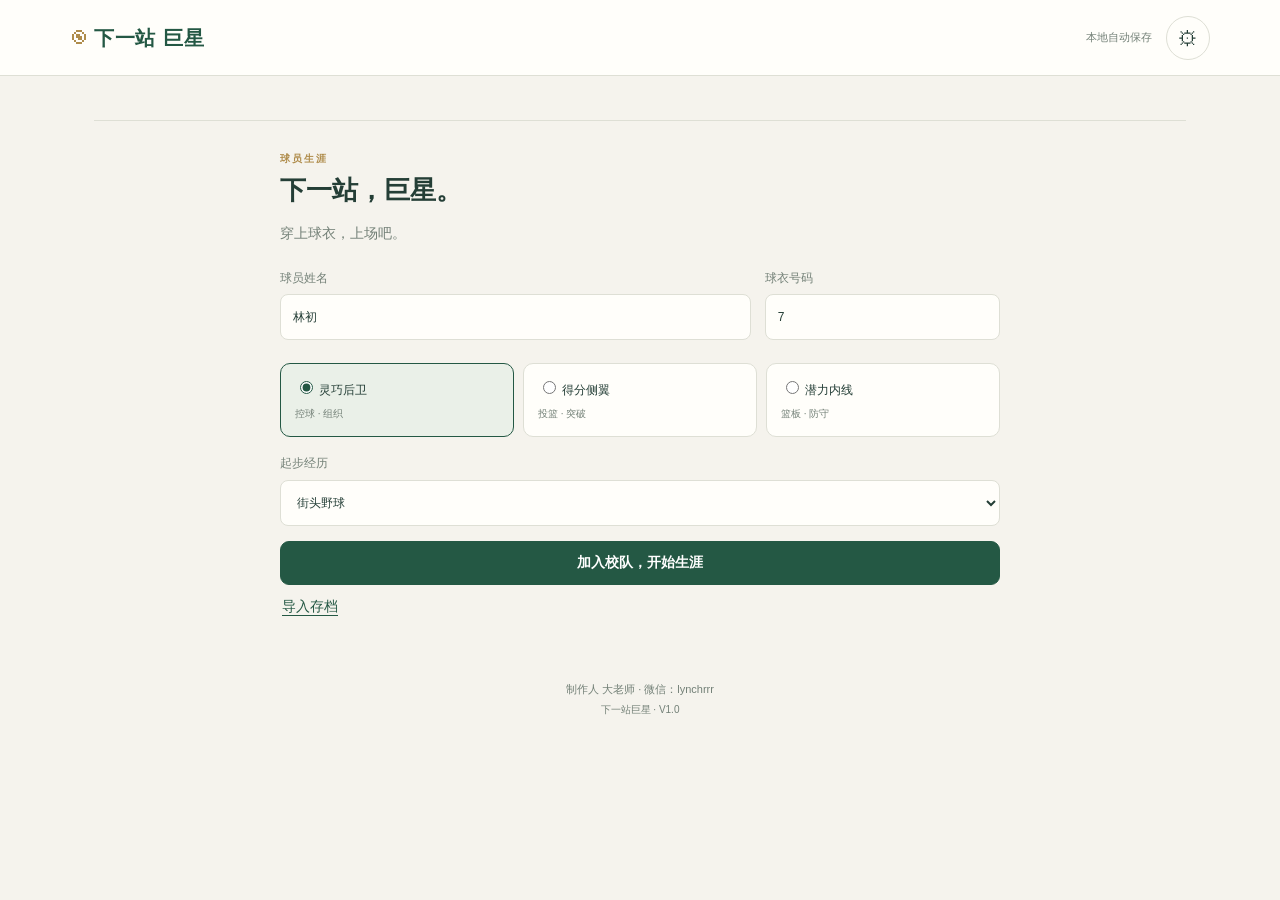
<file: index.html>
<!doctype html><html lang="zh-CN"><head>
<meta charset="UTF-8"><meta name="viewport" content="width=device-width,initial-scale=1,viewport-fit=cover"><meta name="theme-color" content="#f5f3ed"><meta name="application-name" content="下一站巨星"><meta name="apple-mobile-web-app-title" content="下一站巨星"><meta name="apple-mobile-web-app-capable" content="yes"><meta name="description" content="训练、比赛、改善训练条件，用表现争取更好的职业合同。"><title>下一站巨星</title>
<link rel="icon" href="icon.svg" type="image/svg+xml"><link rel="icon" href="assets/app/favicon-32.png" sizes="32x32"><link rel="apple-touch-icon" href="assets/app/apple-touch-icon.png"><link rel="manifest" href="manifest.webmanifest"><link rel="stylesheet" href="light.css?v=1.0-copy1">
<script defer src="team-data.js?v=1.0-copy1"></script><script defer src="season-format.js?v=1.0-copy1"></script><script defer src="light-data.js?v=1.0-copy1"></script><script defer src="light-engine.js?v=1.0-storage3-20261105"></script><script defer src="light-mini.js?v=1.0-copy1"></script><script defer src="light-storage.js?v=1.0-storage3-20261105"></script><script defer src="light-ui.js?v=1.0-storage3-20261105"></script>
</head><body><a class="skip" href="#content">跳转至游戏内容</a>
<header class="app-header"><a href="#" class="brand" data-page="career"><span class="brand-mark">◉</span>下一站 <strong>巨星</strong></a><div class="header-actions"><span id="save-status" role="status">本地自动保存</span><button id="match-pause" class="icon-btn" data-action="pause" aria-label="暂停或继续比赛" hidden>Ⅱ</button><button class="icon-btn" data-action="settings" aria-label="存档与设置">⚙</button></div></header>
<div class="app-shell"><section id="player-bar" aria-label="球员与资产摘要"></section><nav id="nav" aria-label="主导航"></nav><main id="content" tabindex="-1"></main><footer>制作人 大老师 · 微信：lynchrrr<span>下一站巨星 · V1.0</span></footer></div>
<div id="toast" role="status" aria-live="polite"></div><dialog id="dialog" aria-labelledby="dialog-title"><div id="dialog-body"></div></dialog><input id="import-save" type="file" accept="application/json,.json" hidden></body></html>
</file>
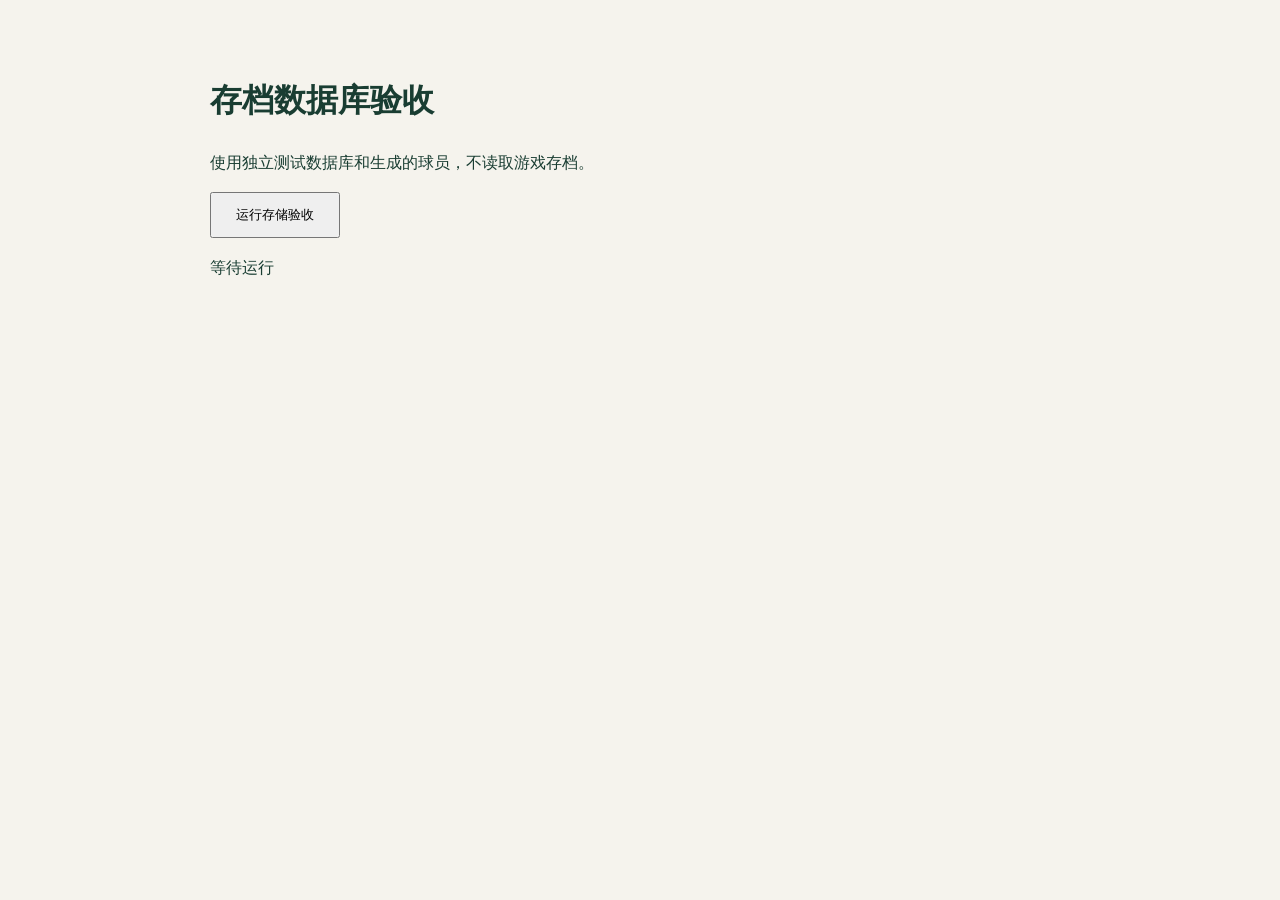
<file: test-light-database.html>
<!doctype html><html lang="zh-CN"><meta charset="utf-8"><meta name="viewport" content="width=device-width,initial-scale=1"><title>存档数据库验收</title>
<style>body{max-width:860px;margin:32px auto;padding:20px;background:#f5f3ed;color:#193d32;font:16px/1.7 system-ui}button{padding:12px 24px}pre{white-space:pre-wrap}</style>
<h1>存档数据库验收</h1><p>使用独立测试数据库和生成的球员，不读取游戏存档。</p><button id="run">运行存储验收</button><pre id="results" role="status">等待运行</pre>
<script src="team-data.js"></script><script src="season-format.js"></script><script src="light-data.js"></script><script src="light-engine.js"></script><script src="light-storage.js"></script>
<script>
document.querySelector('#run').onclick=async function(){
 this.disabled=true;const output=document.querySelector('#results');output.textContent='';
 const E=LightCareer,KEY=LightStorage.KEY,prefix='next-star-storage-test-'+Date.now()+'-',connections=[];
 let count=0;const assert=(v,message)=>{if(!v)throw Error(message);},equal=(a,b)=>assert(JSON.stringify(a)===JSON.stringify(b),'存档内容不一致');
 const test=async(name,fn)=>{await fn();count++;output.textContent+='PASS · '+name+'\n';};
 function storage(raw,limit=Infinity){const data=new Map(raw?[[KEY,raw],['other-game','KEEP']]:[]);return {data,limit,denied:false,getItem(k){if(this.denied)throw new DOMException('blocked','SecurityError');return data.get(k)||null;},setItem(k,v){if(this.denied)throw new DOMException('blocked','SecurityError');const size=[...data].reduce((n,[a,b])=>n+(a===k?0:a.length+b.length),k.length+v.length);if(size>this.limit)throw new DOMException('full','QuotaExceededError');data.set(k,v);}};}
 function factory(name,local,abortWrites=false){return LightStorage.create({engine:E,storage:local,idb:{open(_,version){
  const request=indexedDB.open(prefix+name,version);if(!abortWrites){request.addEventListener('success',()=>connections.push(request.result));return request;}
  // Keep native transaction semantics and abort a real write, including after put succeeds.
  const proxy={};request.onupgradeneeded=e=>{proxy.result=request.result;proxy.onupgradeneeded?.(e);};request.onerror=e=>proxy.onerror?.(e);
  request.onsuccess=e=>{const db=request.result;connections.push(db);proxy.result={close:()=>db.close(),set onversionchange(fn){db.onversionchange=fn;},transaction(...args){const tx=db.transaction(...args),original=tx.objectStore.bind(tx);tx.objectStore=name=>{const store=original(name),put=store.put.bind(store);store.put=(...values)=>{const result=put(...values);result.addEventListener('success',()=>tx.abort());return result;};return store;};return tx;}};proxy.onsuccess?.(e);};return proxy;
 }}});}
 try{
  const original=E.create({seed:71});E.beginMatch(original);E.simulateRemaining(original);original.saveRevision=44;
  let local=storage(JSON.stringify(original));local.limit=[...local.data].reduce((n,[k,v])=>n+k.length+v.length,0);
  const first=factory('full',local);
  await test('localStorage 已满时完整迁移，保留比赛、收入和其他游戏数据',async()=>{equal((await first.load()).state,original);assert(local.data.get(KEY).startsWith('NSG-IDB1|'),'未写入迁移标记');assert(local.data.get('other-game')==='KEEP','其他游戏数据被改变');});
  let state=E.copy(original),revision=original.saveRevision;
  await test('返回生涯和继续比赛，刷新不重复结算',async()=>{
   assert(E.dismissResult(state).ok,'不能返回生涯');let result=await first.save(state,revision);assert(result.ok,'不能提交');revision=result.revision;state.saveRevision=revision;
   equal((await factory('full',local).load()).state,state);const before=E.copy(state);assert(E.beginMatch(state,{skipPlan:true}).ok,'不能继续比赛');E.simulateRemaining(state);result=await first.save(state,revision);assert(result.ok,'续赛提交失败');state.saveRevision=result.revision;revision=result.revision;
   const restored=(await factory('full',local).load()).state;equal(restored,state);assert(restored.records.length===before.records.length+1,'比赛记录不正确');const saved=JSON.stringify(restored);assert(!E.simulateRemaining(restored).ok,'重复结算');assert(JSON.stringify(restored)===saved,'重复发奖');
  });
  await test('localStorage 完全禁用仍能写入并恢复数据库进度',async()=>{const denied=storage();denied.denied=true;const store=factory('denied',denied);await store.load();assert((await store.save(original,0)).ok,'数据库保存失败');const restored=(await factory('denied',denied).load()).state;equal(restored,{...original,saveRevision:1});});
  await test('两个连接同时提交相同版本，只有一份进度能成功',async()=>{const a=factory('full',local),b=factory('full',local);await Promise.all([a.load(),b.load()]);const x=E.copy(state),y=E.copy(state);x.wallet+=1;y.wallet+=2;const results=await Promise.all([a.save(x,revision),b.save(y,revision)]);assert(results.filter(r=>r.ok).length===1,'并发覆盖');assert(results.filter(r=>r.conflict).length===1,'未阻止旧版本');state=(await a.load()).state;revision=state.saveRevision;});
  await test('数据库事务在 put 后中止，旧存档与迁移标记不变',async()=>{const failing=factory('full',local,true);await failing.load();const bytes=local.data.get(KEY),s=E.copy(state);s.wallet+=100;let failed=false;try{await failing.save(s,revision);}catch{failed=true;}assert(failed,'中止没有上报失败');assert(local.data.get(KEY)===bytes,'中止后修改了标记');equal((await first.load()).state,state);});
  await test('首次迁移事务失败，保留原始 JSON 并允许查看和导出',async()=>{const raw=JSON.stringify(original),unmigrated=storage(raw);let failed=false;try{await factory('migration-abort',unmigrated,true).load();}catch(error){failed=true;equal(error.state,original);assert(error.revision===44,'丢失原档版本');}assert(failed,'迁移中止没有上报失败');assert(unmigrated.data.get(KEY)===raw,'原始存档被改变');});
  await test('清除有版本记录，旧窗口不能复活已清除球员',async()=>{const result=await first.reset(revision);assert(result.ok,'清除失败');const stale=await first.save(state,revision);assert(stale.conflict&&stale.state===null,'旧球员复活');assert((await first.load()).state===null,'清除后仍有旧球员');const fresh=E.create({seed:82});assert((await first.save(fresh,result.revision)).ok,'清除后新建失败');});
  await test('数据库不可用时兼容 localStorage，迁移标记不会当成新档覆盖',async()=>{const fallback=LightStorage.create({engine:E,storage:storage(JSON.stringify(original)),idb:null});equal((await fallback.load()).state,original);assert((await fallback.save(original,44)).ok,'兼容保存失败');const marked=storage('NSG-IDB1|44'),before=marked.data.get(KEY),unavailable=LightStorage.create({engine:E,storage:marked,idb:null});let failed=false;try{await unavailable.load();}catch{failed=true;}assert(failed,'没有提示数据库不可用');try{await unavailable.save(original,0);}catch{}assert(marked.data.get(KEY)===before,'迁移存档被覆盖');});
  await test('两种存储都拒绝写入时保留旧字节和版本',async()=>{const denied=storage(JSON.stringify(original),0),fallback=LightStorage.create({engine:E,storage:denied,idb:null});await fallback.load();const before=denied.data.get(KEY);let failed=false;try{await fallback.save(original,44);}catch{failed=true;}assert(failed,'没有上报失败');assert(denied.data.get(KEY)===before,'旧存档被改变');assert(original.saveRevision===44,'提前增加了版本');});
  output.textContent+='\n全部通过 · '+count+' 组原生 IndexedDB 验收';
 }catch(error){output.textContent+='FAIL · '+error.stack;}finally{connections.forEach(db=>db.close());this.disabled=false;}
};
</script></html>
</file>
<file: light.css>
:root{--paper:#f5f3ed;--card:#fffefa;--ink:#243e36;--green:#245844;--muted:#738077;--line:#dedfd5;--gold:#af8c4b;--soft:#eaf0e8;font-family:-apple-system,BlinkMacSystemFont,"PingFang SC","Microsoft YaHei",sans-serif;color:var(--ink);background:var(--paper);font-size:14px;line-height:1.6}*{box-sizing:border-box}body{margin:0}button,input,select{font:inherit}button{cursor:pointer;touch-action:manipulation}button:disabled{opacity:.45;cursor:default}button:focus-visible,a:focus-visible,select:focus-visible,input:focus-visible{outline:3px solid var(--gold);outline-offset:3px}a{color:var(--green)}.skip{position:fixed;top:-80px;z-index:1000;background:white;padding:10px}.skip:focus{top:0}.app-header{height:76px;display:flex;align-items:center;justify-content:space-between;padding:0 max(24px,calc((100vw - 1140px)/2));border-bottom:1px solid var(--line);background:var(--card)}.brand{text-decoration:none;display:flex;gap:8px;align-items:center;white-space:nowrap;font-size:20px;font-weight:700;letter-spacing:.3px}.brand-mark{font:32px sans-serif;color:var(--gold)}.brand small{font:11px sans-serif;color:var(--muted);margin-left:6px}.header-actions{display:flex;gap:14px;align-items:center}.header-actions span{font-size:11px;color:var(--muted)}.icon-btn{background:transparent;border:1px solid var(--line);border-radius:50%;width:44px;height:44px;color:var(--ink);font-size:20px}.app-shell{max-width:1140px;margin:auto;padding:24px}.player-bar{display:grid;grid-template-columns:minmax(180px,1.8fr) repeat(4,minmax(95px,1fr));gap:16px;padding:18px 22px;border:1px solid var(--line);background:var(--card);border-radius:15px;align-items:center}.player-id{display:flex;gap:12px;align-items:center;background:none;border:0;text-align:left;color:var(--ink);padding:0;min-height:44px}.jersey{background:var(--green);color:white;border-radius:9px;padding:8px 9px;font-size:21px;font-weight:700;min-width:46px;text-align:center}.player-id b{font-size:17px}.player-id small,.stat small{display:block;font-size:11px;color:var(--muted)}.stat b{font-variant-numeric:tabular-nums;font-size:20px}.stat.energy b{color:var(--green)}#nav{display:flex;gap:6px;border-bottom:1px solid var(--line);margin:20px 0 26px}#nav button{flex:1;padding:15px 4px;min-height:50px;border:0;background:transparent;color:var(--muted);font-weight:600;position:relative}#nav button[aria-current=page]{color:var(--green)}#nav button[aria-current=page]:after{content:"";position:absolute;bottom:-1px;left:15%;right:15%;height:3px;background:var(--green)}h1,h2,h3,p{margin:0}h1,h2,h3{font-family:inherit;font-weight:700;line-height:1.45}h1{font-size:20px}h2{font-size:18px}h3{font-size:15px}.page-title .eyebrow{display:none}.page-title{display:flex;justify-content:space-between;gap:15px;align-items:center;margin-bottom:18px}.eyebrow{display:block;letter-spacing:2px;color:var(--gold);font-size:10px;font-weight:700;margin-bottom:5px}.sub,.muted{color:var(--muted)}.sub{margin-top:5px;font-size:13px}.card{padding:24px;background:var(--card);border:1px solid var(--line);border-radius:15px;margin-bottom:18px;min-width:0}.hero{background:var(--green);color:#fffdf4;border-color:var(--green)}.hero .eyebrow{color:#dbc28f}.hero .sub,.hero .muted,.hero .metrics span{color:#d0ddd2}.hero h2{font-size:20px}.hero .tag{color:#f7e2ac;background:#ffffff15}.hero .btn.secondary{background:transparent;border-color:#ffffff55;color:white}.hero .btn.primary{background:#f6edcf;color:#274b3b;border-color:#f6edcf}.hero .btn[data-action="play"]{background:#f4d27b;color:#183a2c;border:1px solid #ffeba6;min-height:52px;min-width:180px;font-size:15px;font-weight:750;box-shadow:0 4px 0 #123d2b,0 5px 14px #10291f33}.hero .btn[data-action="play"]:hover{background:#ffe39a}.hero .btn[data-action="play"]:active{transform:translateY(2px);box-shadow:0 2px 0 #123d2b}.hero-row,.balance{display:flex;align-items:center;justify-content:space-between;gap:20px}.team-logo{width:64px;height:64px;object-fit:contain;background:#fffef0;border-radius:12px;padding:7px}.team-label{display:flex;align-items:center;gap:12px;min-width:0}.team-label .team-logo{width:36px;height:36px;border-radius:8px}.grid-2{display:grid;grid-template-columns:minmax(0,1.5fr) minmax(0,1fr);gap:18px}.metrics{display:grid;grid-template-columns:repeat(4,1fr);gap:12px;margin:20px 0}.metrics div{border-left:2px solid var(--line);padding-left:12px;min-width:0}.metrics b{display:block;font-size:25px;line-height:1.4;font-variant-numeric:tabular-nums}.metrics span{font-size:11px;color:var(--muted)}.hero .metrics div{border-color:#ffffff25}.buttons{display:flex;gap:10px;flex-wrap:wrap;margin-top:18px}.btn{border:1px solid var(--green);border-radius:9px;min-height:44px;padding:11px 17px;font-size:14px;font-weight:600;line-height:1.4;background:var(--green);color:white;display:inline-flex;align-items:center;justify-content:center;gap:6px;text-decoration:none}.btn.secondary{background:transparent;color:var(--green);border-color:var(--line)}.btn.small{padding:8px 12px;font-size:12px}.btn.danger{color:#9b493d;background:transparent;border-color:#dbb6ad}.wide{width:100%}.text-btn{min-height:44px;background:none;border:0;color:var(--green);text-decoration:underline;text-underline-offset:4px;padding:7px 2px}.tag{display:inline-block;border-radius:5px;padding:3px 7px;font-size:10px;background:var(--soft);color:var(--green);margin-left:6px}.notice,.recommendation{padding:12px 15px;border-radius:9px;background:var(--soft);font-size:12px;margin:14px 0}.warning{background:#f4e8d4;color:#8a6431}.line{display:flex;align-items:center;justify-content:space-between;gap:12px;border-bottom:1px solid var(--line);padding:12px 0;font-size:12px}.line:last-child{border:0}.line small{font-size:11px;color:var(--muted)}.ability-grid{display:grid;grid-template-columns:repeat(4,1fr);gap:12px}.ability{padding:17px 15px;border:1px solid var(--line);background:var(--card);border-radius:11px;text-align:left;color:var(--ink);min-height:128px}.ability:hover{border-color:var(--gold)}.ability-top{display:flex;justify-content:space-between;align-items:center}.ability b{font-size:28px}.ability small{display:block;font-size:10px;color:var(--muted);margin-top:7px}.bar{height:5px;border-radius:5px;background:#e8eae1;overflow:hidden;margin-top:9px}.bar i{display:block;height:100%;background:var(--green)}.assets-grid{display:grid;grid-template-columns:repeat(3,minmax(0,1fr));gap:14px}.asset{padding:18px;margin:0}.asset p{font-size:12px;margin:9px 0;color:var(--muted);min-height:38px}.asset-levels{display:grid;grid-template-columns:repeat(3,1fr);gap:5px}.asset-levels button{padding:8px 3px;min-height:51px;font-size:10px}.asset-levels small{display:block}.balance b{font-size:31px}.offer-grid{display:grid;grid-template-columns:repeat(2,minmax(0,1fr));gap:14px}.offer{padding:19px;margin:0}.offer .salary{display:block;font-size:27px;font-weight:700;margin-top:16px}.offer .salary small{font-size:11px;font-weight:400;color:var(--muted)}.offer .terms{display:flex;gap:16px;font-size:12px;margin:6px 0}.offer details p{font-size:12px;color:var(--muted)}.table-wrap{max-width:100%;overflow-x:auto;overscroll-behavior-x:contain}table{border-collapse:collapse;width:100%;font-size:12px;white-space:nowrap;text-align:left}th{font-weight:500;color:var(--muted);font-size:11px}td,th{padding:11px 9px;border-bottom:1px solid var(--line)}tr.you{background:var(--soft)}details.card{padding:18px 22px}summary{cursor:pointer;min-height:28px;font-weight:600;font-size:13px;list-style-position:inside}details[open]>summary{margin-bottom:15px}details p{margin:10px 0}.welcome{max-width:720px;margin:30px auto}.welcome .intro{font-size:14px;max-width:430px;margin:12px 0 25px}.welcome h1{font-size:26px}.welcome form{margin-top:18px}.form-row{display:grid;grid-template-columns:2fr 1fr;gap:14px}.field{display:block;font-size:12px;color:var(--muted);margin-bottom:15px}.field input,.field select{display:block;width:100%;min-height:46px;border:1px solid var(--line);border-radius:8px;background:var(--card);color:var(--ink);padding:9px 12px;margin-top:6px}.role-picks{display:grid;grid-template-columns:repeat(3,1fr);gap:9px;margin:8px 0 17px}.role-picks label{border:1px solid var(--line);border-radius:10px;padding:14px;cursor:pointer;font-size:12px;background:var(--card)}.role-picks label:has(input:checked){border-color:var(--green);background:var(--soft)}.role-picks small{display:block;font-size:10px;color:var(--muted);margin-top:6px}.role-picks input{accent-color:var(--green)}.check{font-size:12px;display:flex;gap:8px;align-items:center;min-height:36px}.plan-fields{display:flex;gap:10px;flex-wrap:wrap;margin-top:12px}.plan-fields select{min-height:44px;border:1px solid var(--line);background:var(--card);border-radius:8px;padding:7px;flex:1;min-width:90px}.perk-list{display:grid;grid-template-columns:repeat(2,1fr);gap:10px}.perk{border-bottom:1px solid var(--line);padding:10px 0;font-size:12px}.perk small{display:block;color:var(--muted);font-size:10px}.scoreboard{text-align:center;display:grid;grid-template-columns:1fr auto 1fr;align-items:center;gap:14px}.scoreboard .score{font-size:47px;font-weight:750;letter-spacing:3px}.scoreboard .team{font-size:13px}.scoreboard .team-logo{display:block;margin:0 auto 7px;width:46px;height:46px}.match-time{text-align:center;font-size:11px;color:var(--muted);margin-top:10px}.live-metrics{display:flex;justify-content:center;gap:20px;margin:17px 0;font-size:12px}.live-metrics b{font-size:19px;margin-right:4px}.feed{max-height:250px;overflow:auto;overscroll-behavior:contain}.feed p{font-size:12px;padding:9px 0;border-bottom:1px solid var(--line)}.feed time{color:var(--muted);margin-right:9px}.mini-panel{border:1px solid var(--line);border-radius:15px;overflow:hidden;background:var(--card);margin-bottom:18px}.mini-heading{padding:15px 20px;display:flex;justify-content:space-between;align-items:center}.mini-heading small{font-size:11px;color:var(--muted)}.mini-canvas{display:block;width:100%;height:auto;aspect-ratio:620/300;background:#e8ecdf;touch-action:manipulation}.mini-hint{padding:10px 16px;text-align:center;min-height:46px;font-size:12px}.mini-controls{display:flex;gap:8px;padding:0 16px 16px}.mini-controls button{flex:1;min-height:49px}.mini-timing{height:18px;background:#e5e7dd;border:1px solid #c9cebf;border-radius:6px;position:relative;margin:0 22px 12px;overflow:hidden}.mini-window{position:absolute;height:100%;background:#b9dca5;border-left:2px solid #30673e;border-right:2px solid #30673e}.mini-window:after{content:"◆";position:absolute;left:50%;top:-3px;transform:translateX(-50%);font-size:13px;color:#346b38}.mini-marker{position:absolute;width:4px;height:100%;background:#243e36;transform:translateX(-2px);top:0}.mini-status{text-align:center;font-size:12px;color:var(--green);min-height:25px}.result-score{font-size:57px;font-weight:750;letter-spacing:4px;line-height:1.4}.result-card{text-align:center}.result-card .metrics{text-align:left}.empty{padding:20px 0;color:var(--muted);font-size:12px}footer{font-size:11px;color:var(--muted);text-align:center;line-height:1.9;padding:20px 10px 10px}footer span{display:block;font-size:10px}dialog{padding:0;max-width:min(520px,calc(100vw - 24px));width:100%;max-height:calc(100dvh - 30px);border:1px solid var(--line);border-radius:16px;color:var(--ink);background:var(--card);overflow:auto;overscroll-behavior:contain}dialog::backdrop{background:#14281f66;backdrop-filter:blur(2px)}#dialog-body{padding:24px}#dialog-body h2{font-size:18px;margin-bottom:12px}#dialog-body p{font-size:13px;margin:10px 0}#dialog-body .buttons{position:sticky;bottom:-24px;background:var(--card);padding:12px 0;margin-bottom:-10px}#toast{position:fixed;z-index:150;bottom:100px;left:50%;transform:translateX(-50%);background:#203f34;color:white;border-radius:10px;padding:11px 18px;max-width:calc(100vw - 30px);font-size:12px;opacity:0;pointer-events:none}#toast.visible{opacity:1}.profile-abilities{display:grid;grid-template-columns:repeat(4,1fr);gap:12px}.profile-abilities div{padding:11px;border:1px solid var(--line);border-radius:9px}.profile-abilities b{display:block;font-size:23px}.profile-abilities small{font-size:10px;color:var(--muted)}
@media(min-width:900px){.match-layout{display:grid;grid-template-columns:minmax(0,1.6fr) minmax(240px,1fr);gap:18px}.match-layout .match-side{grid-column:2;grid-row:1/3}}
@media(max-width:700px){.app-header{height:60px;padding:0 15px}.brand{font-size:19px;gap:5px}.brand small{font-size:9px;margin-left:2px}.brand-mark{font-size:25px}.header-actions{gap:8px}.header-actions span{font-size:9px;max-width:72px;text-align:right;line-height:1.4}.icon-btn{width:40px;height:40px;font-size:18px}.app-shell{padding:15px 13px 90px}.player-bar{grid-template-columns:repeat(4,minmax(0,1fr));gap:12px 8px;padding:13px 15px}.player-id{grid-column:1/-1}.player-id b{font-size:16px}.stat b{font-size:18px}.stat small{font-size:10px}.stat{overflow-wrap:anywhere}#nav{position:fixed;z-index:50;bottom:0;left:0;right:0;background:var(--card);margin:0;padding:3px 8px max(7px,env(safe-area-inset-bottom));border-top:1px solid var(--line);border-bottom:0;box-shadow:0 -3px 12px #22382e05;gap:0}#nav button{font-size:12px;min-height:52px;padding:10px 3px}#nav button[aria-current=page]:after{bottom:auto;top:-4px;left:25%;right:25%;height:3px}main{margin-top:21px}.page-title{margin-bottom:13px}h1{font-size:18px}h2{font-size:17px}.card{padding:18px;margin-bottom:14px;border-radius:12px}.hero h2{font-size:18px}.hero-row{gap:10px}.hero .team-logo{width:49px;height:49px}.grid-2{display:block}.metrics{gap:8px;margin:16px 0}.metrics div{padding-left:9px}.metrics b{font-size:23px}.metrics span{font-size:10px}.ability-grid{grid-template-columns:repeat(2,1fr);gap:9px}.ability{padding:13px;min-height:121px}.assets-grid{grid-template-columns:repeat(2,minmax(0,1fr));gap:10px}.asset{padding:14px}.asset h3{font-size:13px}.asset-levels button{font-size:9px;min-height:50px}.offer-grid{grid-template-columns:1fr}.perk-list{grid-template-columns:1fr}.welcome{margin-top:14px}.welcome h1{font-size:24px}.welcome .intro{font-size:12px}.role-picks{gap:6px}.role-picks label{padding:10px 7px;font-size:11px}.role-picks small{font-size:9px}.scoreboard{gap:8px}.scoreboard .score{font-size:33px;letter-spacing:1px;white-space:nowrap}.scoreboard .team{font-size:11px}.live-metrics{gap:14px}.mini-heading{padding:12px 15px}.mini-controls{padding:0 12px 12px;gap:6px}.mini-controls .btn{padding:10px 6px;font-size:12px}.mini-hint{font-size:11px;padding:8px 12px}.mini-timing{margin:0 16px 10px}.mini-status{font-size:11px}.result-score{font-size:46px}.profile-abilities{grid-template-columns:repeat(2,1fr);gap:8px}.buttons{gap:8px}.buttons .btn{flex:1}.btn{padding:10px 12px;font-size:13px}.balance b{font-size:26px}dialog{max-height:calc(100dvh - 24px)}#dialog-body{padding:20px}#dialog-body .buttons{bottom:-20px}.page-title .btn{padding:8px 11px}}
@media(prefers-reduced-motion:reduce){*{scroll-behavior:auto!important;transition:none!important}}

@media(max-width:700px){.icon-btn{width:44px;height:44px}.asset-levels{grid-template-columns:1fr}.asset-levels button{display:flex;justify-content:space-between;min-height:44px;font-size:11px;padding:8px}.asset-levels small{display:inline}.balance b{font-size:26px}}
@media(max-width:360px){.brand small{display:none}.header-actions span{max-width:62px}.player-bar{gap:10px 6px}.stat b{font-size:16px}}

@media(max-width:700px) and (max-height:650px){.player-bar{padding:8px 12px;gap:6px}.jersey{font-size:18px;line-height:1.2;padding:8px;min-width:40px}.player-id{min-height:44px}.page-title .eyebrow{display:none}.hero .metrics{margin:10px 0;gap:6px}.hero .metrics div{padding-left:6px}.hero .metrics b{font-size:18px}.hero .metrics span{font-size:9px}.hero .buttons{margin-top:12px}.hero{padding:16px}.app-shell{padding-top:12px}}
@media(max-width:700px){.in-match #player-bar,.in-match #nav,.in-match .page-title,.in-match #save-status{display:none}.in-match .app-shell{padding-top:12px;padding-bottom:12px}.in-match main{margin-top:0}.in-match .card{padding:12px}.in-match .scoreboard .score{font-size:30px}.in-match .scoreboard .team-logo{width:30px;height:30px;padding:3px;margin-bottom:3px}.in-match .live-metrics{margin:7px 0}.in-match .mini-heading{padding:9px 13px}.in-match .mini-hint{min-height:37px;padding:6px 10px}.in-match .mini-status{min-height:22px}.in-match .mini-controls{padding-bottom:12px}.in-match .mini-panel{margin-bottom:12px}}

@media(max-width:700px){.hero .buttons{display:grid;grid-template-columns:1fr 1fr}.hero .buttons [data-action="play"]{grid-column:1/-1}.hero .buttons [data-action="batch"]{grid-column:auto}}

@media(max-width:700px){.finance-card .metrics{grid-template-columns:repeat(2,minmax(0,1fr));gap:16px 12px}.finance-card .metrics b{white-space:nowrap}.balance{flex-wrap:wrap}.balance>div{min-width:0}.balance b{overflow-wrap:anywhere}}

/* The court is a small playable scene, with timing and feedback inside its frame. */
.mini-panel{background:#fffdf5;border:1px solid #c8cebe;box-shadow:0 6px 22px #183e3012;border-radius:13px;overflow:hidden}.mini-heading{padding:13px 19px;background:#183d35;color:#fff9e9;min-height:66px}.mini-heading h3{font-size:16px;letter-spacing:0;line-height:1.5}.mini-kicker{display:block;font-size:9px;letter-spacing:2px;color:#c4bd91;line-height:1.5}.mini-heading-right{display:flex;align-items:center;gap:12px}.mini-heading .mini-status{font:11px -apple-system,"PingFang SC",sans-serif;color:#d0dac4;min-height:0;max-width:160px}.mini-pause{border:1px solid #e6e5ce40;border-radius:6px;background:#ffffff09;color:#eaeedb;min-height:36px;min-width:44px;padding:5px 9px;font-size:11px}.mini-stage{position:relative;background:#12332f}.mini-canvas{width:100%;height:auto;aspect-ratio:31/20;display:block;touch-action:manipulation;cursor:pointer}.mini-canvas:focus-visible{outline:3px solid #e4c777;outline-offset:-4px}.is-replay .mini-canvas{cursor:default}.mini-gauge{position:absolute;left:16%;right:16%;bottom:12px;background:#102d29e8;border:1px solid #d4e2c52e;border-radius:8px;padding:8px 10px;pointer-events:none}.mini-gauge[hidden]{display:none}.mini-gauge-label{display:flex;justify-content:space-between;color:#dfe5c8;font-size:9px;line-height:1;margin-bottom:7px}.mini-gauge-label span:last-child{color:#b2dfac}.mini-timing{height:13px;margin:0;background:#ffffff1b;border:0;border-radius:3px;overflow:visible}.mini-window{background:#65bc83;border:0;border-radius:2px}.mini-window:after{content:'';width:2px;top:2px;bottom:2px;background:#e5ffbd;font-size:0;transform:none}.mini-marker{width:3px;background:#fff5c9;top:-3px;height:19px;border-radius:2px;box-shadow:0 0 6px #f9edb655}.mini-hint{margin:0;min-height:38px;font-size:12px;padding:10px 13px 5px;color:#687769;line-height:1.5}.mini-controls{padding:8px 16px 16px;gap:8px}.mini-controls .btn{background:#255a43;border-color:#255a43;border-radius:7px;font-size:14px;min-height:48px;box-shadow:0 3px 0 #173d2d;transition:background .1s}.is-ready .mini-controls .btn{background:#337650;border-color:#337650}.mini-controls .btn:disabled{box-shadow:none;opacity:.6}.mini-replay-actions{display:flex;gap:8px;padding:14px 16px;min-height:76px;align-items:center}.mini-replay-actions .btn{flex:1;min-height:48px}.mini-replay-actions .btn:disabled{opacity:0;pointer-events:none}.is-replay .mini-heading .mini-status{font-size:11px}.in-match .mini-heading{padding:11px 16px}.in-match .mini-hint{padding:8px 12px 2px;min-height:32px}.in-match .mini-controls{padding:8px 12px 13px}.in-match .mini-panel{margin-bottom:14px}
@media(min-width:900px){.mini-panel{max-width:740px}.mini-heading h3{font-size:16px}.mini-gauge-label{font-size:10px}}
@media(max-width:700px){.mini-heading{padding:10px 13px;min-height:59px}.mini-heading h3{font-size:15px}.mini-heading-right{gap:7px}.mini-heading .mini-status{font-size:10px;max-width:110px}.mini-kicker{font-size:8px}.mini-pause{min-height:36px;padding:4px 7px;font-size:10px}.mini-gauge{left:15%;right:15%;bottom:7px;border-radius:5px;padding:5px 7px}.mini-gauge-label{font-size:8px;margin-bottom:5px}.mini-timing{height:9px}.mini-marker{height:15px}.mini-controls .btn{font-size:12px;min-height:46px}.mini-hint{font-size:11px;padding:8px 11px 2px;min-height:30px}.mini-controls{padding:8px 11px 13px}.mini-replay-actions{padding:11px;min-height:70px}.mini-heading .mini-status:empty{display:none}}
@media(prefers-reduced-motion:reduce){.mini-controls .btn{transition:none}}

/* A match alternates a scrolling broadcast and a full court opportunity. */
.match-view{max-width:740px;margin:0 auto}.match-broadcast{padding:20px}.broadcast-heading{display:flex;align-items:center;justify-content:space-between;gap:12px}.broadcast-heading h2{font-size:16px}.broadcast-state{font-size:11px;color:var(--green);display:flex;align-items:center;gap:6px}.broadcast-state:before{content:"";width:6px;height:6px;background:#4c9965;border-radius:50%}.broadcast-state.is-paused{color:var(--muted)}.broadcast-state.is-paused:before{background:var(--muted)}.broadcast-progress{height:3px;background:#e6e9df;border-radius:3px;margin:14px 0 8px;overflow:hidden}.broadcast-progress i{display:block;height:100%;background:var(--gold)}.broadcast-feed{height:300px;overflow-y:auto;overscroll-behavior:contain;scrollbar-width:thin;padding-right:5px}.broadcast-event{display:flex;gap:10px;align-items:baseline;padding:12px 0;border-bottom:1px solid #e2e4da;font-size:13px;line-height:1.65}.broadcast-event time{flex:0 0 39px;font-size:11px;font-variant-numeric:tabular-nums;color:var(--muted)}.broadcast-event span{flex:1;min-width:0;overflow-wrap:anywhere}.broadcast-event b{font-size:12px;white-space:nowrap;color:var(--green);font-variant-numeric:tabular-nums}.broadcast-event.is-yours{color:#326441;font-weight:650}.broadcast-event.is-chance{color:#8a6528;font-weight:650}.broadcast-empty{padding:22px 0;font-size:13px;color:var(--muted)}.match-tools{margin-top:-4px;text-align:center}.match-tools .buttons{margin:0 0 8px}.match-tools .btn{flex:1}.match-tools small{font-size:11px}.mini-auto-return{font-size:12px;color:var(--muted);text-align:center;width:100%;margin:0}.match-view .mini-replay-actions:has(.mini-auto-return){min-height:60px;padding:14px}
@media(max-width:700px){.match-broadcast{padding:13px!important}.broadcast-feed{height:clamp(165px,34dvh,290px)}.broadcast-event{font-size:12px;padding:10px 0;gap:8px}.broadcast-event time{flex-basis:35px;font-size:10px}.broadcast-event b{font-size:11px}.match-tools .btn{min-height:44px;font-size:12px}.match-tools small{font-size:10px}.match-view .mini-replay-actions:has(.mini-auto-return){min-height:48px;padding:12px}.match-score-card .live-metrics{margin-bottom:0}}
</file>
